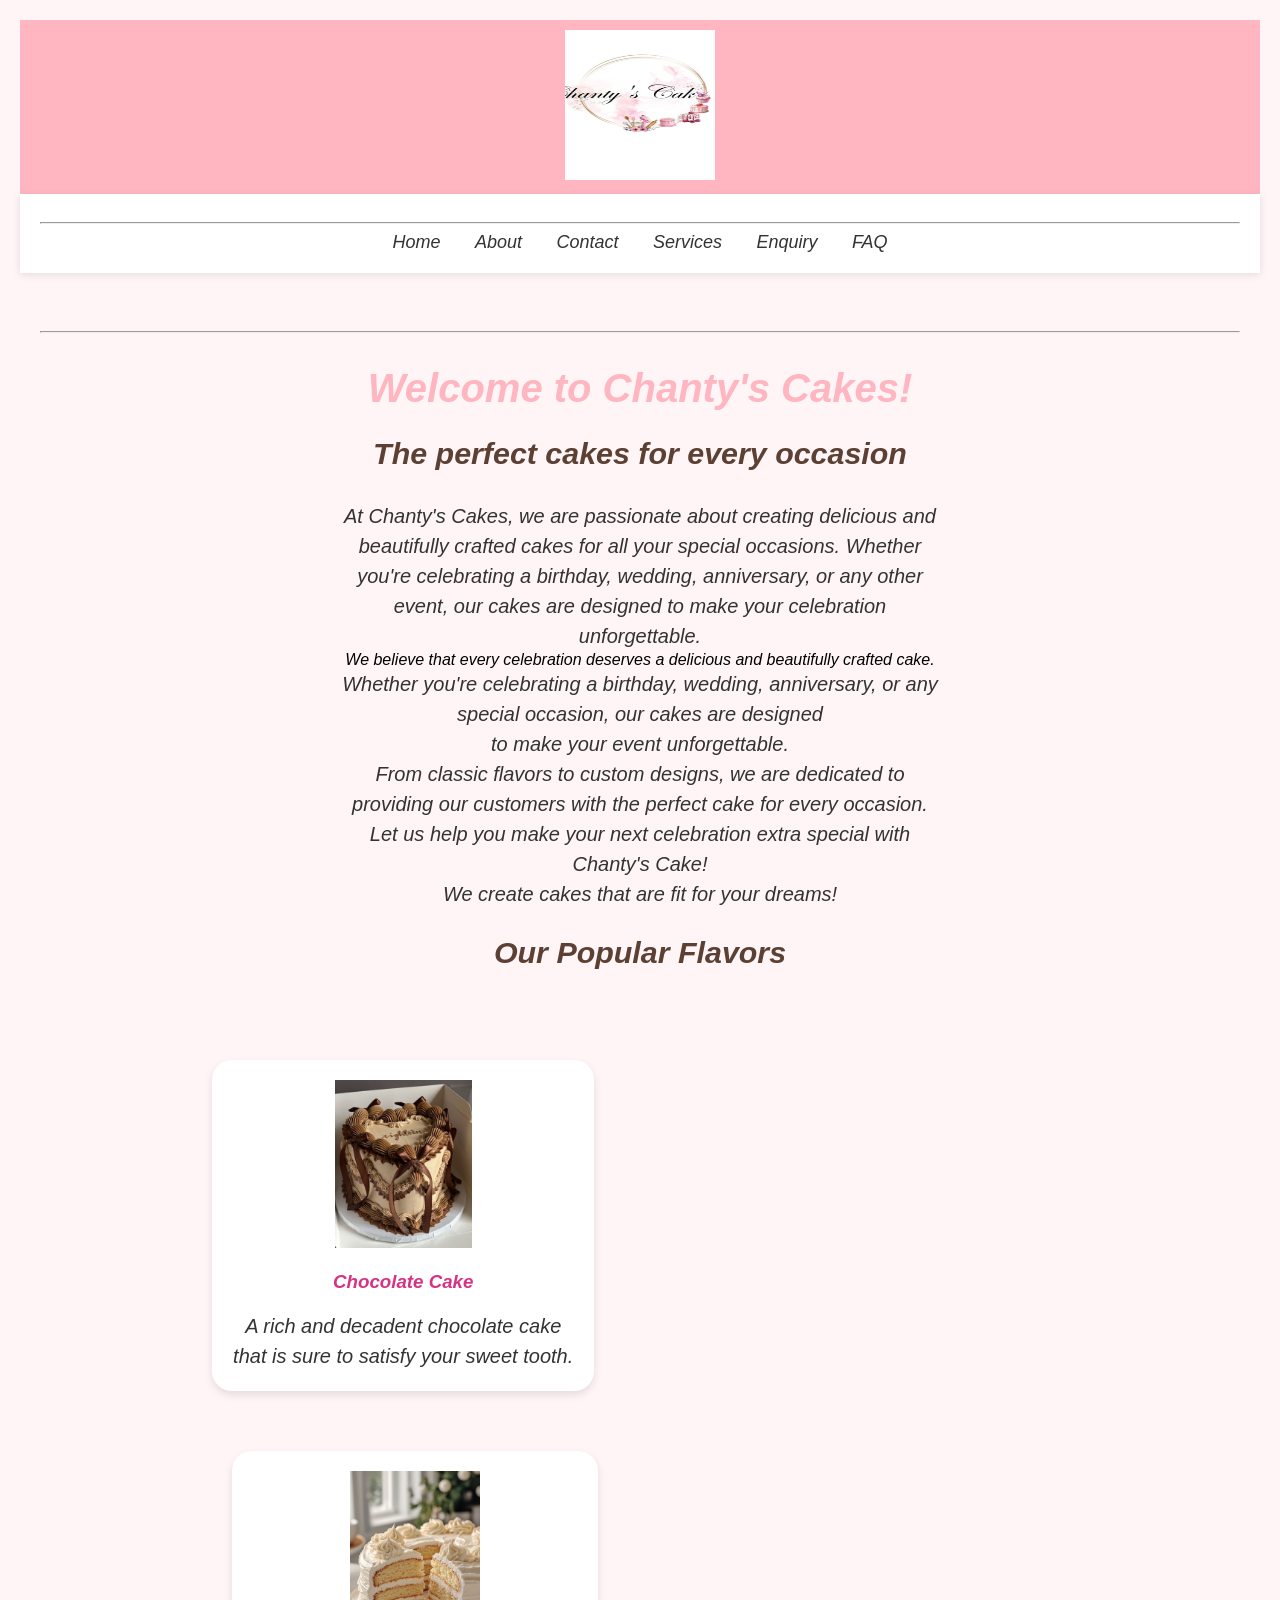
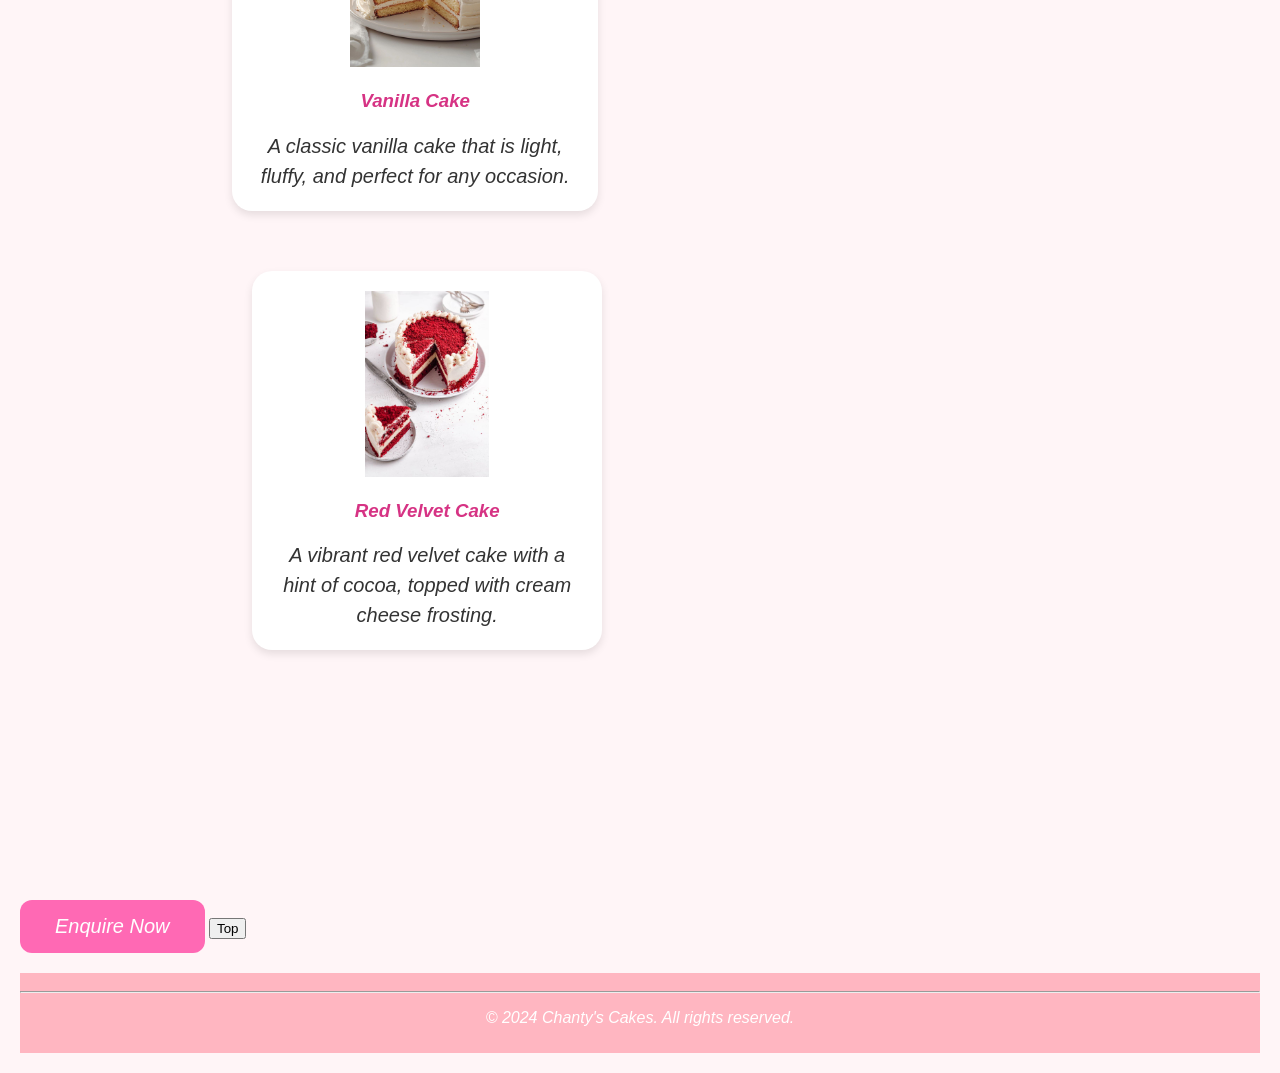
<file: index.html>
<!DOCTYPE html>
<html lang="en">
<head>
    <meta charset="UTF-8">
    <meta name="viewport" content="width=device-width, initial-scale=1.0">
    <meta name="description" content="Welcome to Chanty's Cakes! We create delicious and beautifully crafted cakes for all your special occasions.">
    <title>homepage</title>
</head>
<link rel="stylesheet" href="css/style.css">
<body>
 <header>
    <img src="img/chanty's cakes.jpg" alt="Chanty's Cakes Logo" width="150" height="150">
    <!-- logo for the website from unsplash -->
 </header>  
<nav>
    <hr></hr>
    
  <a href="index.html">Home</a>
  <a href="about.html">About</a>
  <a href="contact.html">Contact</a>
  <a href="services.html">Services</a>
  <a href="enquiry.html">Enquiry</a>
  <a href="faq.html">FAQ</a> 
</nav>
<section class="hero">

<hr></hr>

<!--this is the navigation bar for the website-->
        <h1>Welcome to Chanty's Cakes!</h1><align="center">

        <h2>The perfect cakes for every occasion </h2>
        <p><align="left">At Chanty's Cakes, we are passionate about creating delicious and beautifully crafted cakes for all your special occasions. Whether you're celebrating a birthday, wedding, anniversary, or any other event, our cakes are designed to make your celebration unforgettable.</p>
         We believe that every celebration deserves a delicious and beautifully crafted cake.
        <p>Whether you're celebrating a birthday, wedding, anniversary, or any special occasion, our cakes are designed</p>
        <p>to make your event unforgettable.</p>
        <p>From classic flavors to custom designs, we are dedicated to providing our customers with the perfect cake for every occasion.</p>
        <p>Let us help you make your next celebration extra special with Chanty's Cake!</p>
        <p>We create cakes that are fit for your dreams!</p>

    
</nav>
<!--cake gallery-->
<h2>Our Popular Flavors</h2>

  <div class="cake-container">
  <div class="cake-gallery">
    <div class="cakes">
        <div class="cake-box">
        <img src="img/chocolate cake.jpg" alt="Chocolate Cake" width="70%" height="70%">
        <h3>Chocolate Cake</h3>
        <p>A rich and decadent chocolate cake that is sure to satisfy your sweet tooth.</p>
        </div>
    
    <div class="cakes">
        <div class="cake-box">
        <img src="img/vanilla cake.jpg" alt="Vanilla Cake" width="100%" height="100%">
        <h3>Vanilla Cake</h3>
        <p>A classic vanilla cake that is light, fluffy, and perfect for any occasion.</p>
        </div>
    
    <div class="cakes">
        <div class="cake-box">
            
       <img src="img/red valvet.jpg" alt="Red Velvet Cake" width="100%" height="100%">
        <h3>Red Velvet Cake</h3>
        <p>A vibrant red velvet cake with a hint of cocoa, topped with cream cheese frosting.</p>
            
    </div>

    </section>
</body>
<a href="enquiry.html" class="btn">Enquire Now</a></button>

<button onclick="goToTop()" id="goToTopBtn" title="Go to top">Top</button>

    <footer>   
        <hr></hr>
       <p>&copy; 2024 Chanty's Cakes. All rights reserved.</p>  
       <!--this is the footer and the copyright information for the website-->   
    </footer>


</body>
</html>
</file>
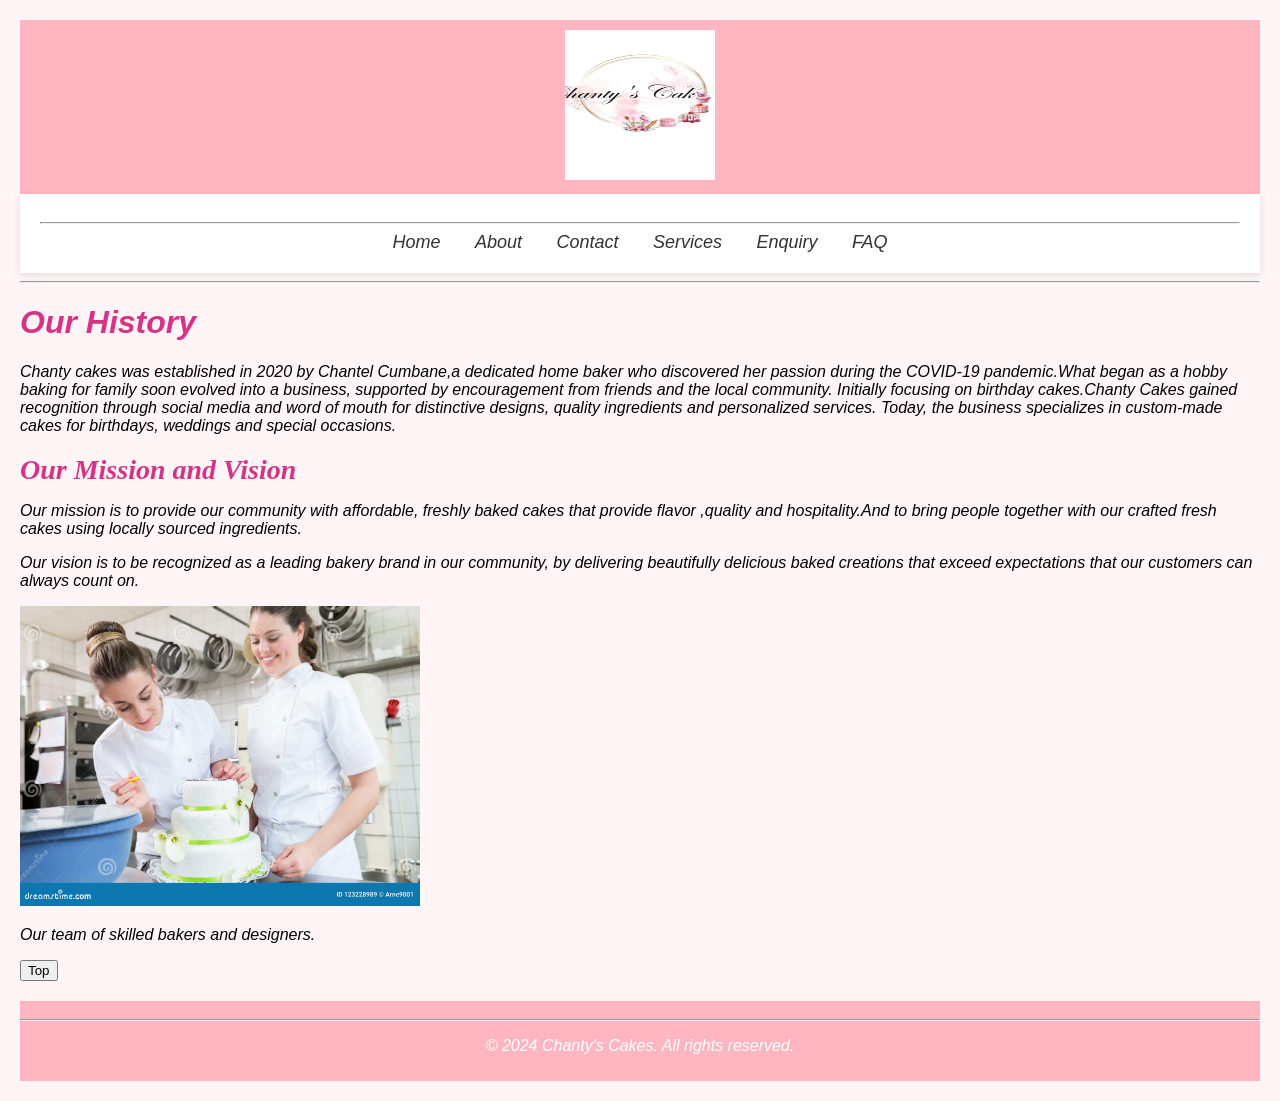
<file: about.html>
<!DOCTYPE html>
<html lang="en">
<head>
    <meta charset="UTF-8">
    <meta name="viewport" content="width=device-width, initial-scale=1.0">
    <meta name="description" content="Learn more about Chanty's Cakes and our journey from a home bakery to a beloved local business.">
    <title>About Us</title>
</head>
<link rel="stylesheet" href="css/style.css">
<body>
  <header>
    <img src="img/chanty's cakes.jpg" alt="Chanty's Cakes Logo" width="150" height="150">
    <!-- logo for the website from unsplash -->
 </header> 
<nav> 
    <hr></hr>
    <a href="index.html">Home</a>
    <a href="about.html">About</a>
    <a href="contact.html">Contact</a>
    <a href="services.html">Services</a>
    <a href="enquiry.html">Enquiry</a>
    <a href="faq.html">FAQ</a>
</nav>
<hr></hr>
<div class="about-wrapper">
        <div class="about-container">

 <!--History Section--> 
         
<h1>Our History</h1>
<p>Chanty cakes was established in 2020  by Chantel Cumbane,a dedicated home baker who discovered her passion during the COVID-19 pandemic.What began as a hobby baking for family soon evolved into a business, supported by encouragement from friends and the local community.
Initially focusing on birthday cakes.Chanty Cakes gained recognition through social media and word of mouth for distinctive designs, quality ingredients and personalized services. Today, the business specializes in custom-made cakes for birthdays, weddings and special occasions.</p>


<h1 class="about-title">Our Mission and Vision</h1>
<p>Our mission is to provide our community with affordable, freshly baked cakes that provide flavor ,quality and hospitality.And to bring people together with our crafted fresh cakes using locally sourced ingredients.</p>
<p>Our vision is to be recognized as a leading bakery brand in our community, by delivering beautifully delicious baked creations that exceed expectations that our customers can always count on.</p>
<img src="img/chanty's-cake-bakers.jpg"alt="Chanty's Cakes Team" width="400" height="300">
<p>Our team of skilled bakers and designers.</p>
        </div>

<button onclick="goToTop()" id="goToTopBtn" title="Go to top">Top</button>


<footer>   
        <hr></hr>
       <p>&copy; 2024 Chanty's Cakes. All rights reserved.</p>     
</footer>

</body>
</file>
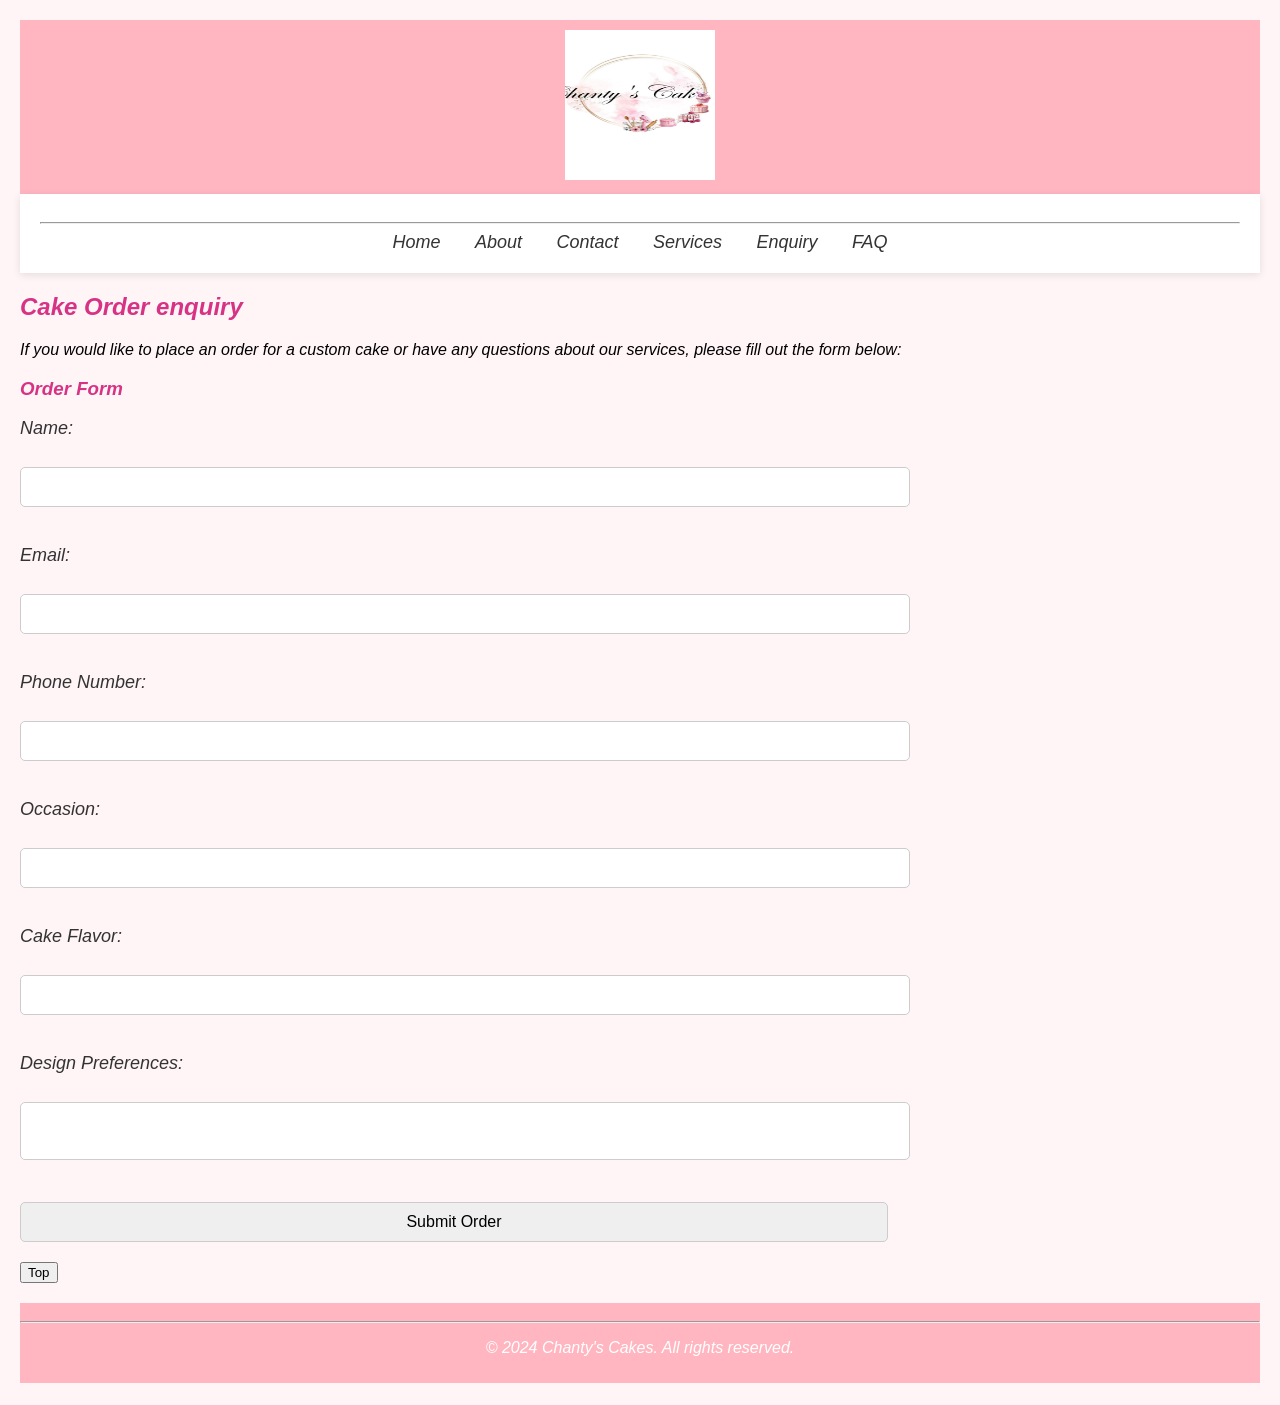
<file: enquiry.html>
<!DOCTYPE html>
<html lang="en">
<head>
    <meta charset="UTF-8">
    <meta name="viewport" content="width=device-width, initial-scale=1.0">
    <meta name="description" content="Submit your cake order enquiry to Chanty's Cakes. Fill out our form with your details and preferences, and we'll get back to you within 24 hours!">
    <title>Enquiry</title>
</head>
<link rel="stylesheet" href="css/style.css">
<body>
    <header>
    <img src="img/chanty's cakes.jpg" alt="Chanty's Cakes Logo" width="150" height="150">
    <!-- logo for the website from unsplash -->
 </header>
 <nav>
   
    
<hr></hr>
  <a href="index.html">Home</a>
  <a href="about.html">About</a>
  <a href="contact.html">Contact</a>
  <a href="services.html">Services</a>
  <a href="enquiry.html">Enquiry</a>
  <a href="faq.html">FAQ</a>

</hr></hr>
 </nav>
 <section class="enquiry container">

<h1>Cake Order enquiry</h1>
<p>If you would like to place an order for a custom cake or have any questions about our services, please fill out the form below:</p>

<h3>Order Form</h3>
<form action="submit_order.php" method="post" onsubmit="return validateForm()">
    <label for="name">Name:</label><br>
    <input type="text" id="name" name="name" required><br><br>

    <label for="email">Email:</label><br>
    <input type="email" id="email" name="email" required><br><br>

    <label for="phone">Phone Number:</label><br>
    <input type="tel" id="phone" name="phone"><br><br>

    <label for="occasion">Occasion:</label><br>
    <input type="text" id="occasion" name="occasion"><br><br>

    <label for="flavor">Cake Flavor:</label><br>
    <input type="text" id="flavor" name="flavor"><br><br>

    <label for="design">Design Preferences:</label><br>
    <textarea id="design" name="design"></textarea><br><br>

    
        <input type="submit" value="Submit Order">
    
</form>

</div>
</section>

    <button onclick="goToTop()" id="goToTopBtn" title="Go to top">Top</button>

<footer>   
        <hr></hr>
       <p>&copy; 2024 Chanty's Cakes. All rights reserved.</p>     
</footer>



</body>
</html>
</file>
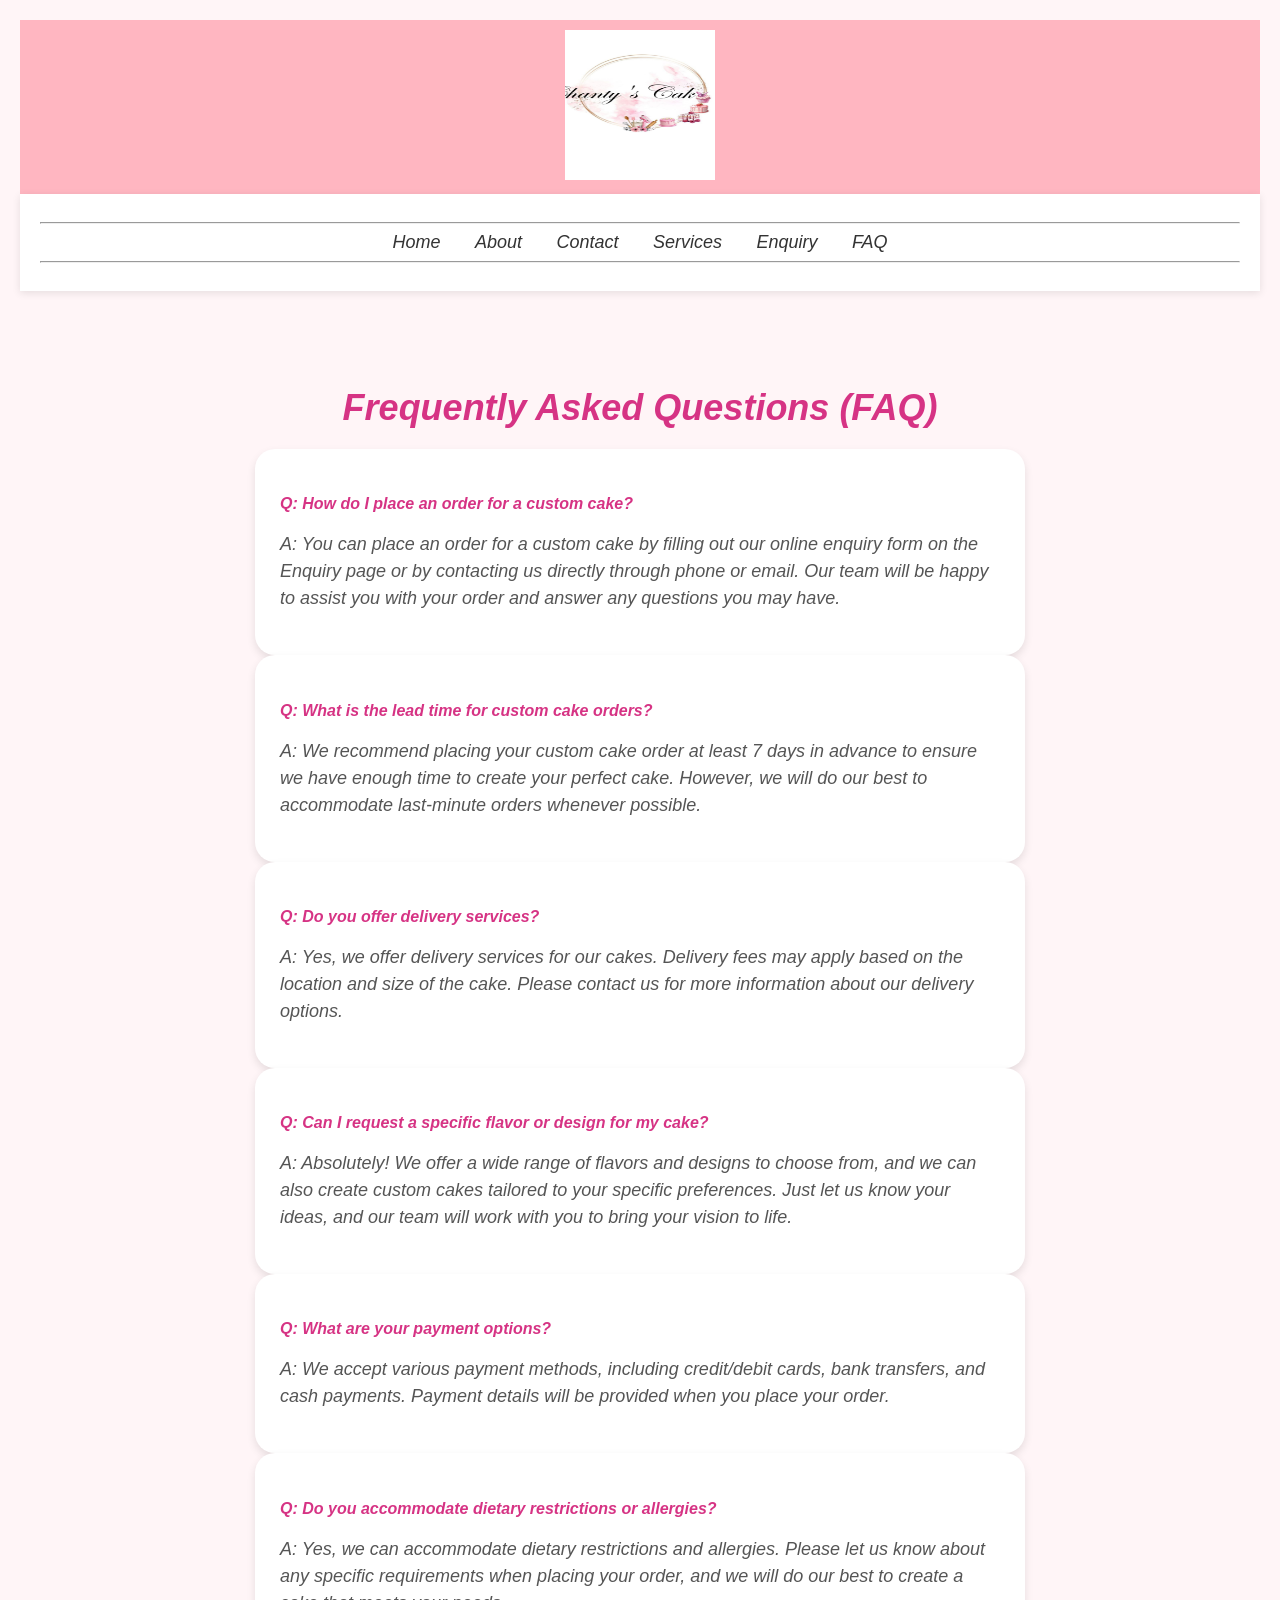
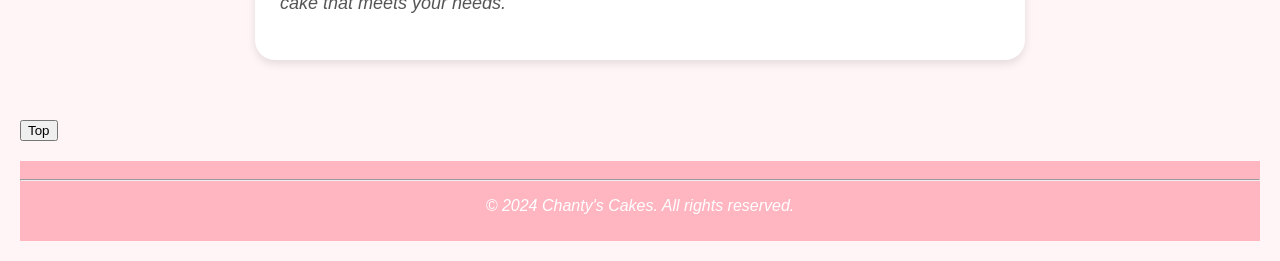
<file: faq.html>
<!DOCTYPE html>
<html lang="en">
<head>
    <link rel="stylesheet" href="css/style.css">
    <meta charset="UTF-8">
    <meta name="viewport" content="width=device-width, initial-scale=1.0">
    <meta name="description" content="Find answers to frequently asked questions about Chanty's Cakes and our custom cake services.">
    <title>FAQ</title> <header>
    <img src="img/chanty's cakes.jpg" alt="Chanty's Cakes Logo" width="150" height="150">
    <!-- logo for the website from unsplash -->
 </header>
<nav>
    <hr></hr>
    <a href="index.html">Home</a>
    <a href="about.html">About</a>
    <a href="contact.html">Contact</a>
    <a href="services.html">Services</a>
    <a href="enquiry.html">Enquiry</a>
    <a href="faq.html">FAQ</a>
  <hr></hr>
</nav>

   </head>
     </hr>
<body>
    <!-- FAQ section -->
     <section class="faq-section">

    <h3>Frequently Asked Questions (FAQ)</h3>
   
    <div class="faq-box">
       <h4><strong>Q: How do I place an order for a custom cake?</strong></h4>
       <span class="faq-icon"></span>
       <p>A: You can place an order for a custom cake by filling out our online enquiry form on the Enquiry page or by contacting us directly through phone or email.
       Our team will be happy to assist you with your order and answer any questions you may have.</p>
    </div>
    
    <div class="faq-box">
       <h4><strong>Q: What is the lead time for custom cake orders?</strong></h4>
       <p>A: We recommend placing your custom cake order at least 7 days in advance to ensure we have enough time to create your perfect cake. However, we will do our best to accommodate last-minute orders whenever possible.</p>
    </div>

    <div class="faq-box">
       <h4><strong>Q: Do you offer delivery services?</strong></h4>
       <p>A: Yes, we offer delivery services for our cakes. Delivery fees may apply based on the location and size of the cake. Please contact us for more information about our delivery options.</p>
    </div>

    <div class="faq-box">
       <h4><strong>Q: Can I request a specific flavor or design for my cake?</strong></h4>
       <p>A: Absolutely! We offer a wide range of flavors and designs to choose from, and we can also create custom cakes tailored to your specific preferences. Just let us know your ideas, and our team will work with you to bring your vision to life.</p>
    </div>

    <div class="faq-box">
       <h4><strong>Q: What are your payment options?</strong></h4>
       <p>A: We accept various payment methods, including credit/debit cards, bank transfers, and cash payments. Payment details will be provided when you place your order.</p>
    </div>

    <div class="faq-box">
       <h4><strong>Q: Do you accommodate dietary restrictions or allergies?</strong></h4>
      <p>A: Yes, we can accommodate dietary restrictions and allergies. Please let us know about any specific requirements when placing your order, and we will do our best to create a cake that meets your needs.</p>
    </div>

     </section>
<button onclick="goToTop()" id="goToTopBtn" title="Go to top">Top</button>


<footer>   
        <hr></hr>
       <p>&copy; 2024 Chanty's Cakes. All rights reserved.</p>
    </footer>
</body>
</html>
</file>
<file: css/style.css>
body{
    background-color: #fff5f7;
    font-family:'Franklin Gothic Medium', 'Arial Narrow', Arial, sans-serif;
    margin: 0;
    padding: 20px;
    font-style: oblique;;
}
header{
    background-color: #ffb6c1;
    color: white;
    padding: 10px 0;
    text-align: center;
}
main{
    background-image: url('images/background.jpg');
    background-size: cover;
}
logo{
    width: 100px;
    height: auto;
}
nav{
    background-color: white;
    padding: 20px;
    text-align: center;
    box-shadow: 0px 2px 8px rgba(0,0,0,0.1);
}
nav a{
    color: #333;
    text-decoration: none;
    margin: 0 15px;
    font-size: 18px;
    transition: color 0.3s;
}

nav a:hover{
    color: #ff69b4;
}
.hero{
    text-align: center;
    padding: 50px 20px;
}
.hero h1{
    font-size: 48px;
    color: #ff69b4;
    margin-bottom: 20px;
}
.hero p{
    font-size: 24px;
    color: #333;
    max-width: 600px;
    margin: 0 auto;
    line-height: 1.5;
}
/* BUTTON */
.btn{
    display: inline-block;
    margin-top: 20px;
    background-color: #ff69b4;
    color: white;
    padding: 15px 35px;
    border-radius: 12px;
    text-decoration: none;
    font-size: 20px;
    transition: 0.3s;
    font-style: oblique;
}
.btn:hover{
    background-color: #ff1493;
}
footer{
    background-color: #ffb6c1;
    color: white;
    text-align: center;
    padding: 10px 0;
    margin-top: 20px;
}
h1, h2, h3{
    color: #d63384;
}
<!--cake gallery-->
.cake-gallery{
    container-type: inline-size;
    display: grid;
    justify-content: right;
    grid-template-columns: repeat(auto-fit, minmax(250px, 1fr));
    gap: 20px;
    padding: 20px;
}
.cakes{
    padding: 60px 20px;
    text-align: center;
    
}
.cakes h2{
    font-size: 36px;
    color: #d63384;
    margin-bottom: 20px;
}
.cake-container{
    display: flex;
    flex-direction: row;
    flex-wrap: wrap;
    justify-content: center;
    gap: 20px;
}
.cake-box{
    background-color: #fff;
    border-radius: 20px;
    padding: 20px;
    box-shadow: 0 4px 8px rgba(0, 0, 0, 0.1);
    overflow: hidden;
    width: 40%;
    text-align: center;

}
.cake-box img{
    width: 40%;
    height: 20%;
}
.h3{
    color: #d63384;
    margin-bottom: 20px;
    text-align: center;
}
.p{
    text-align: center;
}
/*FAQ SECTION*/
.faq-section{
    padding: 60px 20px;
    text-align: center;
}

.faq-section h3{
    font-size: 36px;
    color: #d63384;
    margin-bottom: 20px;
}

/*FAQ BOXES*/
.faq-box{
    background-color: #fff;
    border-radius: 20px;
    padding: 25px;
    box-shadow: 0 4px 8px rgba(0, 0, 0, 0.1);
    overflow: hidden;
    width: 60%;
    margin: 0 auto;
    text-align: left;
    transition: 0.3s;
}
/*QUESTIONS*/
.faq-box h4{
    color: #d63384;
    margin-bottom: 10px;
}
/*ANSWERS*/
.faq-box p{
    font-size: 18px;
    color: #555;
    line-height: 1.5;
}
/*ENQUIRY SECTION*/
.enquiry-container{
    display: flex;
    justify-content: center;
    padding: 60px 20px;
}

/*FORM BOX*/
.form-box{
    background-color: #fff;
    border-radius: 20px;
    padding: 30px;
    box-shadow: 0 4px 8px rgba(0, 0, 0, 0.1);
    width: 50%;
}
 
/*MAIN HEADING*/
.form-box h3{
    font-size: 36px;
    color: #d63384;
    margin-bottom: 20px;
    text-align: center;
}

form label{
    display: block;
    margin-bottom: 10px;
    color: #333;
    font-size: 18px;
}

/*INPUTS*/
form input,
form textarea{
    width: 70%;
    padding: 10px;
    margin-bottom: 20px;
    border: 1px solid #ccc;
    border-radius: 5px;
    font-size: 16px;
}

/*TEXTAREA*/
form textarea{
    height: 50%;
    resize: none;
}

/*INPUT FOCUS*/
form input:focus,
form textarea:focus{
    border: 2px solid #ff69b4;
    outline: none;
}

/*BUTTON*/
form .btn{
    display: inline-block;
    background-color: #ff69b4;
    color: white;
    padding: 15px 35px;
    border-radius: 12px;
    text-decoration: none;
    font-size: 20px;
    transition: 0.3s;
    font-style: oblique;
    cursor: pointer;
}

/*BUTTON HOVER*/
form .btn:hover{
    background-color: #ff1493;
}

.hero{
    text-align: center;
    padding: 50px 20px;
}
.hero h1{
    font-size: 250%;
    color: #ffb6c1;
    margin-bottom: 20px;
}

.hero h2{
    color: #5c4033;
    font-size: 190%;
    margin-bottom: 30px;
}

.hero p{
    font-size: 20px;
    color: #333;
    max-width: 600px;
    margin: 0 auto;
    line-height: 1.5;
    font-weight: normal;
}

.about wrapper{
    max-width: 200%;
    margin: 0 auto;
}

.about container{
    display: flex;
    flex-direction: column;
    gap: 2rem;
}
.about-card{
    background:#ffb6c1;
    border-radius: 20px;
    padding: 20px;
    transition: 0.3s;
}
.about-card:hover{
    position: relative;
    overflow: hidden;
}


.about-title{
    font-family: playfair display,serif;
    color: #d63384;
    font-size: 28px;
    margin-bottom: 10px;
}
/* CONTACT PAGE */
.contact-container{
    margin: 50px auto;
    max-width: 1200px;
    padding: 60px 20px;
}

/*MAIN HEADING*/
.contact-container h3{
    font-size: 50px;
    color: #d63384;
    margin-bottom: 20px;
    text-align: center;
}

/*INTRODUCTION TEXT*/
.contact-container p{
    font-size: 20px;
    color: #555;
    line-height: 1.5;
    text-align: center;
}

/*CONTACT INFO BOX*/
.contact-info{
    background-color: #fff;
    border-radius: 20px;
    padding: 30px;
    box-shadow: 0 4px 8px rgba(0, 0, 0, 0.1);
    margin-top: 40px;
    text-align: center;
}

/* SOCIAL MEDIA SECTION */
.social-media{
    background-color: #fff0f5;
    padding: 25px;
    border-radius: 20px;
    margin-top: 40px;
    text-align: center;
}

/*SOCIAL LINKS*/
.social-media a{
    color: #d63384;
    text-decoration: none;
    font-size: 24px;
    font-weight: bold;
}

.social-media a:hover{
    color: #ff69b4;
}

/* MAP */
.map{
    text-align: center;
    margin-top: 40px;
}

.map iframe{
    max-width: 100%;
    height: 400px;
    border-radius: 20px;
    border-radius: 20px;
    box-shadow: 0 4px 8px rgba(0, 0, 0, 0.1);
}

/*SERVICES SECTION*/
.services{
    padding: 60px 20px;
    text-align: center;
}
/*MAIN TITLE*/
.services-section h1{
    color: #d63384;
    font-size: 55px;
    margin-bottom: 20px;
}

.services-section p{
    font-size: 20px;
    color: #555;
    line-height: 1.5;
}
.services-container{
    display: flex;
    flex-wrap: wrap;
    justify-content: center;
    gap: 20px;
    margin-top: 40px;
}
.service-box{
    background-color: #fff;
    border-radius: 20px;
    box-shadow: 0 4px 8px rgba(0, 0, 0, 0.1);
    width: 300px;
    overflow: hidden;
    transition: 0.3s;
}
.service-box img{
    width: 100%;
    height: 200px;
    object-fit: cover;
}
.service-box h3{
    color: #d63384;
    margin: 15px 0;
}
.service-box p{
    font-size: 18px;
    padding: 0 15px 20px;
}
#Map {
    height: 250px;      /* How tall the map is */
    border-radius: 10px; /* Rounded corners */
    border: 2px solid #f0d5c8; /* Border color */
}
/* ========================================== */
/* SERVICES PAGE STYLES                       */
/* ========================================== */

.services-section {
    max-width: 1200px;
    margin: 0 auto;
    padding: 40px 20px;
}

.services-container {
    background: white;
    padding: 30px;
    border-radius: 15px;
    box-shadow: 0 4px 20px rgba(0,0,0,0.1);
}

/* Controls (Search, Filter, Sort) */
.services-controls {
    display: flex;
    gap: 15px;
    margin-bottom: 30px;
    flex-wrap: wrap;
    align-items: center;
}

.services-controls .search-box {
    flex: 2;
    min-width: 200px;
}

.services-controls .search-box input {
    width: 100%;
    padding: 12px 15px;
    border: 2px solid #f0d5c8;
    border-radius: 8px;
    font-size: 16px;
    font-family: 'Poppins', Arial, sans-serif;
    transition: all 0.3s ease;
}

.services-controls .search-box input:focus {
    border-color: #ff6b6b;
    outline: none;
    box-shadow: 0 0 0 3px rgba(255, 107, 107, 0.2);
}

.services-controls .filter-box,
.services-controls .sort-box {
    flex: 1;
    min-width: 150px;
}

.services-controls select {
    width: 100%;
    padding: 12px 15px;
    border: 2px solid #f0d5c8;
    border-radius: 8px;
    font-size: 16px;
    font-family: 'Poppins', Arial, sans-serif;
    background: white;
    cursor: pointer;
    transition: all 0.3s ease;
}

.services-controls select:focus {
    border-color: #ff6b6b;
    outline: none;
    box-shadow: 0 0 0 3px rgba(255, 107, 107, 0.2);
}

.service-count {
    margin-left: auto;
    color: #8b6b5e;
    font-size: 14px;
    font-weight: 600;
}

/* Services Grid */
.services-grid {
    display: grid;
    grid-template-columns: repeat(auto-fill, minmax(280px, 1fr));
    gap: 25px;
    margin-bottom: 30px;
}

/* Service Card */
.service-card {
    background: #fef9f7;
    border-radius: 12px;
    overflow: hidden;
    border: 1px solid #f0d5c8;
    transition: all 0.3s ease;
}

.service-card:hover {
    transform: translateY(-5px);
    box-shadow: 0 8px 25px rgba(0,0,0,0.15);
    border-color: #ff6b6b;
}

.service-image {
    position: relative;
    height: 200px;
    background: #f0d5c8;
    overflow: hidden;
}

.service-image img {
    width: 100%;
    height: 100%;
    object-fit: cover;
    transition: transform 0.3s ease;
}

.service-card:hover .service-image img {
    transform: scale(1.05);
}

.featured-badge {
    position: absolute;
    top: 10px;
    right: 10px;
    background: #ff6b6b;
    color: white;
    padding: 5px 12px;
    border-radius: 20px;
    font-size: 12px;
    font-weight: 600;
}

.service-content {
    padding: 20px;
}

.service-content h3 {
    color: #6b3e2e;
    font-family: 'Playfair Display', serif;
    font-size: 20px;
    margin-bottom: 5px;
}

.service-price {
    color: #ff6b6b;
    font-weight: 700;
    font-size: 18px;
    margin-bottom: 10px;
}

.service-content p {
    color: #666;
    font-size: 14px;
    line-height: 1.6;
    margin-bottom: 15px;
}

.service-actions {
    display: flex;
    gap: 10px;
    align-items: center;
}

.btn-enquire {
    background: #ff6b6b;
    color: white;
    padding: 8px 20px;
    border-radius: 20px;
    text-decoration: none;
    font-size: 14px;
    font-weight: 600;
    transition: all 0.3s ease;
    flex: 1;
    text-align: center;
}

.btn-enquire:hover {
    background: #e55555;
    transform: translateY(-2px);
}

.btn-like {
    background: none;
    border: 2px solid #f0d5c8;
    border-radius: 20px;
    padding: 8px 15px;
    cursor: pointer;
    font-size: 14px;
    transition: all 0.3s ease;
    white-space: nowrap;
}

.btn-like:hover {
    border-color: #ff6b6b;
    background: #fff5f0;
}

/* Load More Button */
.load-more-container {
    text-align: center;
    margin: 20px 0;
}

.load-more-btn {
    background: linear-gradient(135deg, #ff6b6b, #ff8e8e);
    color: white;
    border: none;
    padding: 15px 40px;
    font-size: 18px;
    border-radius: 30px;
    cursor: pointer;
    font-weight: 600;
    transition: all 0.3s ease;
    font-family: 'Poppins', Arial, sans-serif;
}

.load-more-btn:hover {
    transform: translateY(-3px);
    box-shadow: 0 6px 20px rgba(255, 107, 107, 0.4);
}

.load-more-btn:active {
    transform: translateY(0);
}

/* Customize Tool */
.customize-section {
    margin-top: 40px;
    padding: 30px;
    background: #fff5f0;
    border-radius: 12px;
    border: 2px solid #f0d5c8;
}

.customize-section h2 {
    color: #6b3e2e;
    font-family: 'Playfair Display', serif;
    margin-bottom: 5px;
}

.customize-section > p {
    color: #8b6b5e;
    margin-bottom: 20px;
}

.customize-tool {
    display: grid;
    grid-template-columns: 1fr 1fr;
    gap: 15px;
}

.customize-row {
    display: flex;
    flex-direction: column;
}

.customize-row label {
    font-weight: 600;
    color: #6b3e2e;
    margin-bottom: 5px;
    font-size: 14px;
}

.customize-row select {
    padding: 10px 15px;
    border: 2px solid #f0d5c8;
    border-radius: 8px;
    font-size: 16px;
    font-family: 'Poppins', Arial, sans-serif;
    background: white;
}

.customize-total {
    grid-column: 1 / -1;
    display: flex;
    align-items: center;
    justify-content: space-between;
    padding-top: 20px;
    border-top: 2px solid #f0d5c8;
    margin-top: 10px;
}

.customize-total h3 {
    color: #6b3e2e;
    font-family: 'Playfair Display', serif;
    font-size: 24px;
}

.customize-total h3 span {
    color: #ff6b6b;
}

.quote-btn {
    background: #ff6b6b;
    color: white;
    border: none;
    padding: 12px 30px;
    border-radius: 8px;
    font-size: 16px;
    font-weight: 600;
    cursor: pointer;
    transition: all 0.3s ease;
    font-family: 'Poppins', Arial, sans-serif;
}

.quote-btn:hover {
    background: #e55555;
    transform: translateY(-2px);
}

/* No Results */
.no-results {
    text-align: center;
    padding: 40px;
    color: #8b6b5e;
    display: none;
}

.no-results.show {
    display: block;
}

.no-results a {
    color: #ff6b6b;
    text-decoration: none;
}

.no-results a:hover {
    text-decoration: underline;
}

/* Responsive */
@media (max-width: 768px) {
    .services-controls {
        flex-direction: column;
    }
    
    .services-controls .search-box,
    .services-controls .filter-box,
    .services-controls .sort-box {
        width: 100%;
        min-width: unset;
    }
    
    .service-count {
        margin-left: 0;
        width: 100%;
        text-align: center;
    }
    
    .services-grid {
        grid-template-columns: 1fr;
    }
    
    .customize-tool {
        grid-template-columns: 1fr;
    }
    
    .customize-total {
        flex-direction: column;
        gap: 15px;
        text-align: center;
    }
}
</file>
